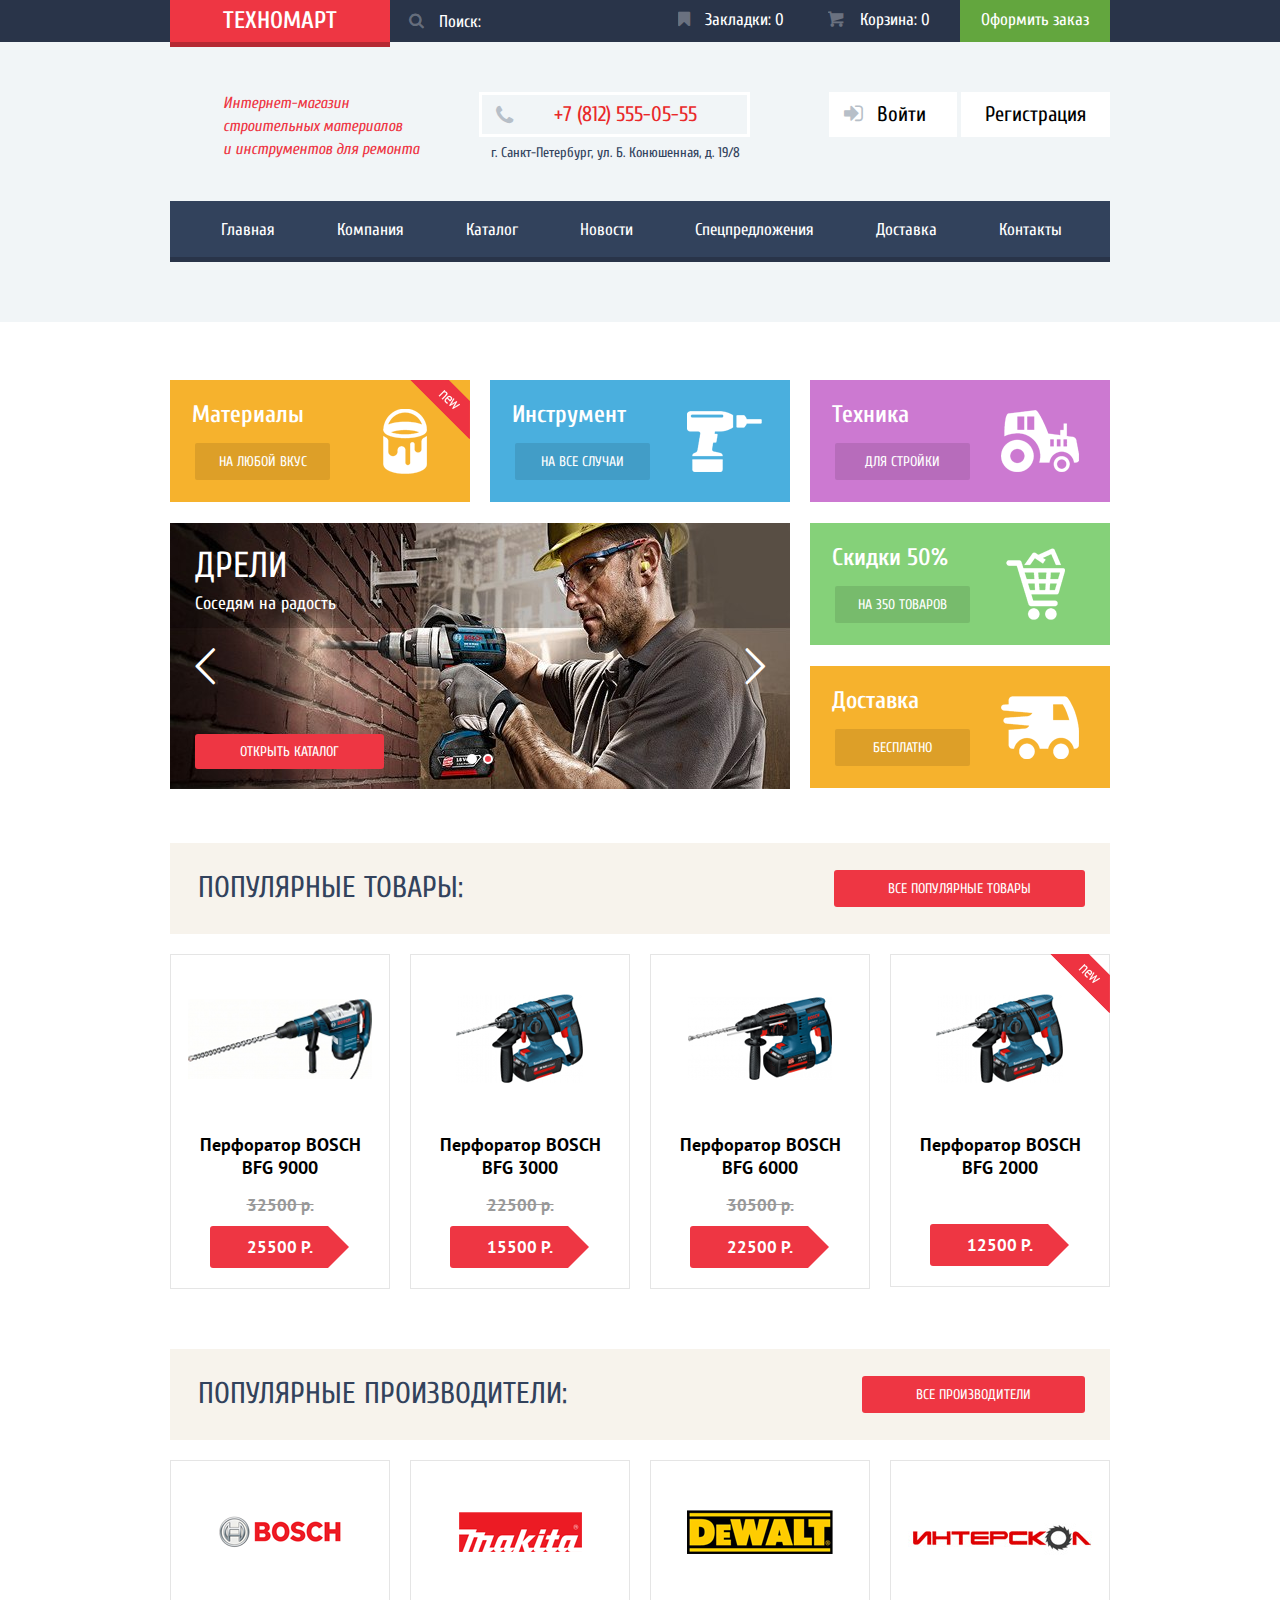
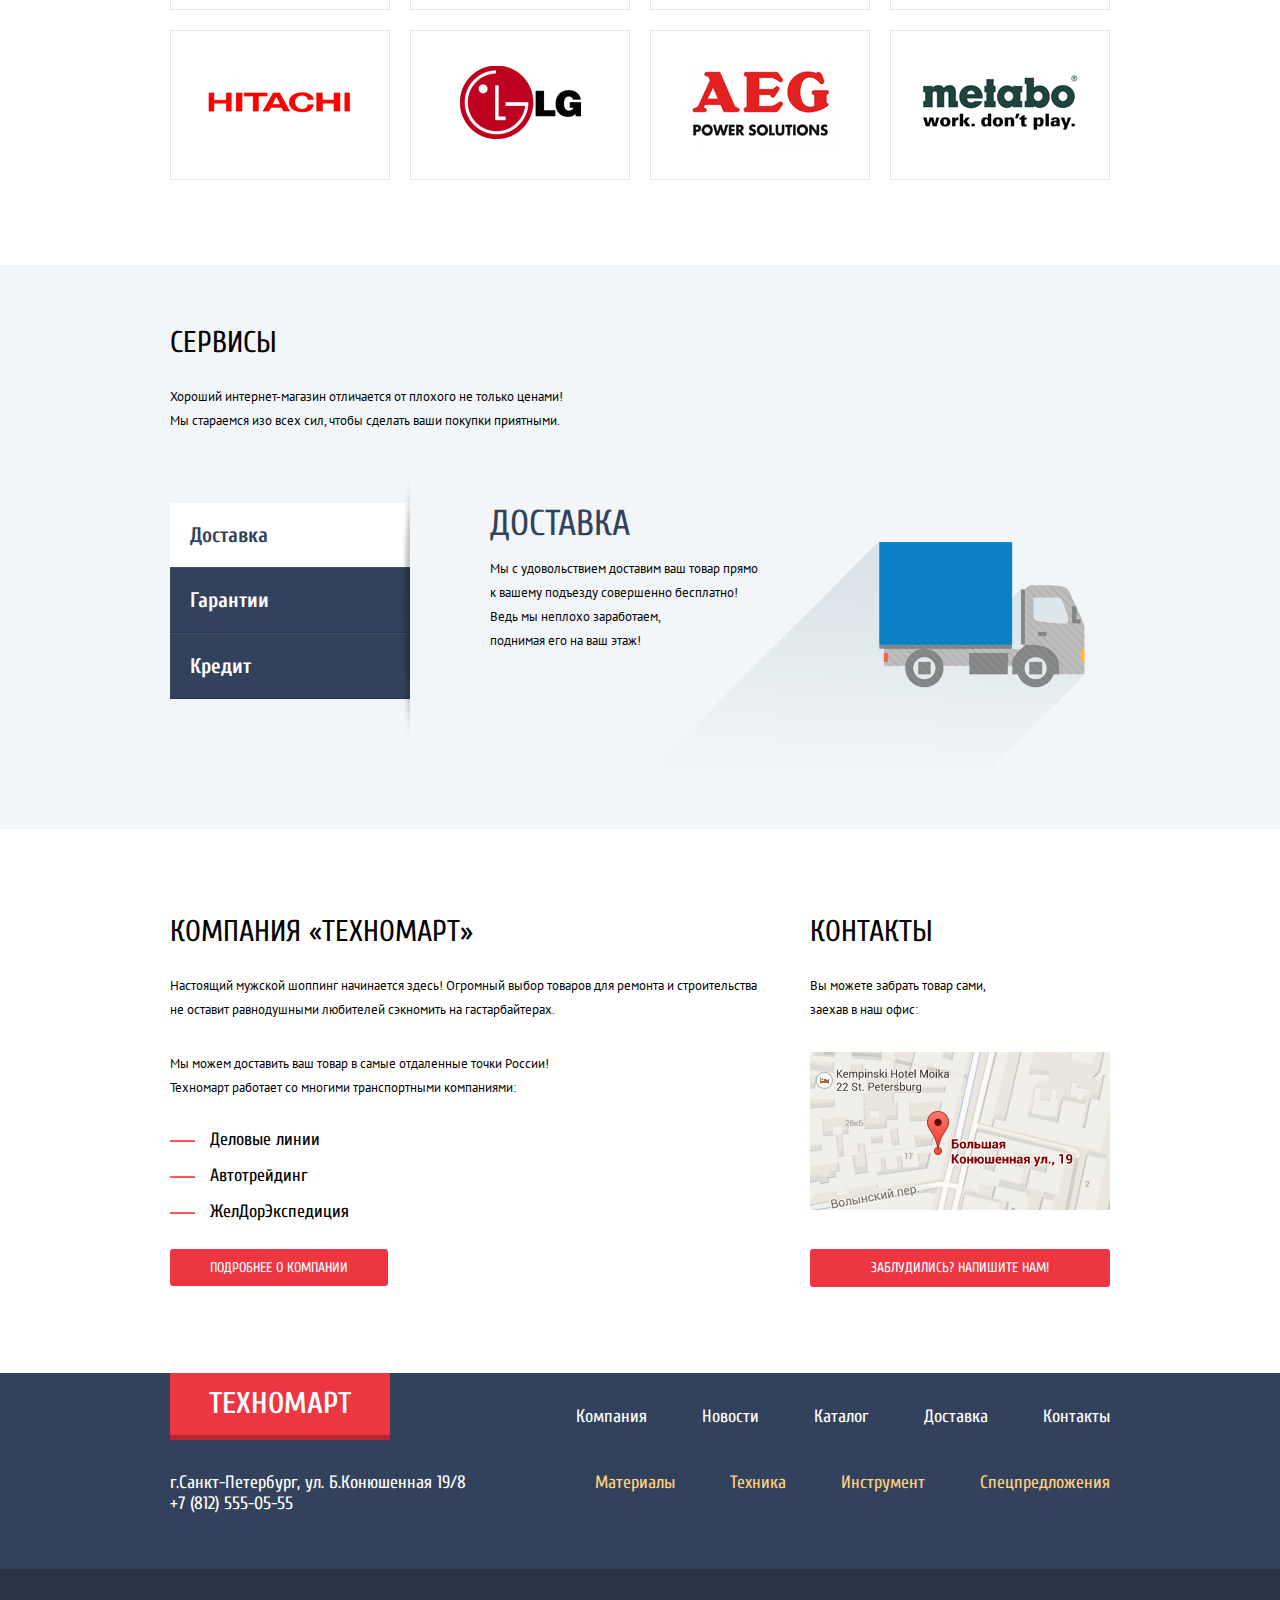
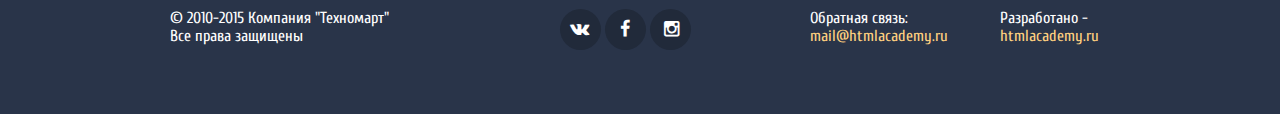
<file: index.html>
<!DOCTYPE html>
<html class="no-js">

<head>
	<meta charset="UTF-8">
	<title>Техномарт</title>
	<meta name="description" content="Интернет-магазин строительных материалов и инструментов для ремонта">
	<link rel="stylesheet" href="css/normalize.css">
	<link rel="stylesheet" href="css/style.min.css">
	<link href='http://fonts.googleapis.com/css?family=Cuprum:400,400italic,700&subset=cyrillic,latin' rel='stylesheet' type='text/css'>
	<link href='https://fonts.googleapis.com/css?family=PT+Sans:400,700&subset=latin,cyrillic' rel='stylesheet' type='text/css'>

</head>

<body>
	<header class="main-header">
		<div class="top-header">
			<div class="container-center">
				<div class="top-header-left">
					<a href="index.html" class="logo header-logo">Техномарт</a>
					<input id="search" type="search" class="header-search" placeholder="Поиск:">
					<label for="search" class="icon-search"></label>
				</div>
				<div class="top-header-right">
					<a href="#" class="top-header-bookmarks"> Закладки: <span class="top-header-count">0</span></a>
					<a href="#" class="top-header-cart"> Корзина: <span class="top-header-count">0</span></a>
					<a href="#" class="top-header-checkout">Оформить заказ</a>
				</div>
			</div>
		</div>

		<div class="container-center bottom-header">
			<div class="bottom-header-about">
				Интернет-магазин
				<br> строительных материалов
				<br> и инструментов для ремонта
			</div>
			<div class="bottom-header-contacts">
				<div class="main-header-phone">
					+7 (812) 555-05-55
				</div>
				<div class="main-header-adress">
					г. Санкт-Петербург, ул. Б. Конюшенная, д. 19/8
				</div>
			</div>
			<div class="main-header-user">
				<a href="#" class="btn-user btn-user-login">Войти</a>
				<a href="#" class="btn-user">Регистрация</a>
			</div>
		</div>
		<div class="container-center">
			<nav class="bottom-header-menu">
				<ul>
					<li><a href="index.html">Главная</a></li>
					<li><a href="#">Компания</a></li>
					<li><a href="catalog.html">Каталог</a></li>
					<li><a href="#">Новости</a></li>
					<li><a href="#">Спецпредложения</a></li>
					<li><a href="#">Доставка</a></li>
					<li><a href="#">Контакты</a></li>
				</ul>
			</nav>
		</div>
	</header>


	<section class="promo clearfix">
		<div class="container-center">
			<div class="promo-item promo-material promo-new">
				<div class="promo-title">Материалы</div>
				<a href="#" class="promo-description">На любой вкус</a>
			</div>
			<div class="promo-item promo-tool">
				<div class="promo-title">Инструмент</div>
				<a href="#" class="promo-description">На все случаи</a>
			</div>
			<div class="promo-item promo-technics">
				<div class="promo-title">Техника</div>
				<a href="#" class="promo-description">Для стройки</a>
			</div>
			<div class="slider">
				<input type="radio" id="btn-1" name="toggle">
				<input type="radio" id="btn-2" name="toggle" checked>
				<div class="slider-controls">
					<label for="btn-1"></label>
					<label for="btn-2"></label>
				</div>
				<div class="arrow-controls">
					<label for="btn-1"></label>
					<label for="btn-2"></label>
				</div>
				<ul class="slides">
					<li class="slide">
						<img src="img/slide-2.jpg" alt="Перфораторы" width="620" height="266">
						<div class="slide-title">Перфораторы</div>
						<div class="slide-text">Настроящие мужские игрушки</div>
					</li>
					<li class="slide">
						<img src="img/slide-1.jpg" alt="Дрели" width="620" height="266">
						<div class="slide-title">Дрели</div>
						<div class="slide-text">Соседям на радость</div>
					</li>
				</ul>
				<a href="catalog.html" class="red-btn slide-btn">Открыть каталог</a>

			</div>

			<div class="promo-item promo-discount">
				<div class="promo-title">Скидки 50%</div>
				<a href="#" class="promo-description">На 350 товаров</a>
			</div>
			<div class="promo-item promo-shipping">
				<div class="promo-title">Доставка</div>
				<a href="#" class="promo-description">Бесплатно</a>
			</div>
		</div>
	</section>

	<section class="popular">
		<div class="container-center">
			<div class="popular-header clearfix">
				<h2 class="popular-title">Популярные товары:</h2>
				<a href="catalog.html" class="red-btn popular-btn">Все популярные товары</a>
			</div>
			<div class="popular-view clearfix">
				<div class="popular-catalog-item">
					<div class="catalog-item-image">
						<img src="pict/bfg9000.png" width="218" height="168" alt="Перфоратор BOSCH BFG9000">
					</div>
					<div class="catalog-actions">
						<a href="#" class="catalog-buy">Купить</a>
						<a href="#" class="catalog-bookmark">В закладки</a>
					</div>
					<div class="catalog-item-brand">Перфоратор BOSCH</div>
					<div class="catalog-item-model">BFG 9000</div>
					<div class="catalog-item-old-price">32500 р.</div>
					<a href="#" class="red-btn catalog-item-price">25500 р.</a>
				</div>
				<div class="popular-catalog-item">
					<div class="catalog-item-image">
						<img src="pict/bfg3000.png" width="218" height="168" alt="Перфоратор BOSCH BFG3000">
					</div>
					<div class="catalog-actions">
						<a href="#" class="catalog-buy">Купить</a>
						<a href="#" class="catalog-bookmark">В закладки</a>
					</div>
					<div class="catalog-item-brand">Перфоратор BOSCH</div>
					<div class="catalog-item-model">BFG 3000</div>
					<div class="catalog-item-old-price">22500 р.</div>
					<a href="#" class="red-btn catalog-item-price">15500 р.</a>
				</div>
				<div class="popular-catalog-item">
					<div class="catalog-item-image">
						<img src="pict/bfg6000.png" width="218" height="168" alt="Перфоратор BOSCH BFG6000">
					</div>
					<div class="catalog-actions">
						<a href="#" class="catalog-buy">Купить</a>
						<a href="#" class="catalog-bookmark">В закладки</a>
					</div>
					<div class="catalog-item-brand">Перфоратор BOSCH</div>
					<div class="catalog-item-model">BFG 6000</div>
					<div class="catalog-item-old-price">30500 р.</div>
					<a href="#" class="red-btn catalog-item-price">22500 р.</a>
				</div>
				<div class="popular-catalog-item new">
					<div class="catalog-item-image">
						<img src="pict/bfg2000.png" width="218" height="168" alt="Перфоратор BOSCH BFG2000">
					</div>
					<div class="catalog-actions">
						<a href="#" class="catalog-buy">Купить</a>
						<a href="#" class="catalog-bookmark">В закладки</a>
					</div>
					<div class="catalog-item-brand">Перфоратор BOSCH</div>
					<div class="catalog-item-model">BFG 2000</div>
					<div class="catalog-item-old-price"></div>
					<a href="#" class="red-btn catalog-item-price">12500 р.</a>
				</div>
			</div>
		</div>
	</section>

	<section class="popular">
		<div class="container-center">
			<div class="popular-header clearfix">
				<h2 class="popular-title">Популярные производители:</h2>
				<a href="#" class="red-btn popular-btn">Все производители</a>
			</div>
			<div class="popular-view clearfix">
				<a href="#" class="popular-brands-item">
					<img src="pict/bosch.png" width="126" height="143" alt="Bosch">
				</a>
				<a href="#" class="popular-brands-item">
					<img src="pict/makita.png" width="123" height="143" alt="Makita">
				</a>
				<a href="#" class="popular-brands-item">
					<img src="pict/dewalt.png" width="146" height="143" alt="DeWalt">
				</a>
				<a href="#" class="popular-brands-item">
					<img src="pict/interscope.png" width="200" height="143" alt="Интерскол">
				</a>
				<a href="#" class="popular-brands-item">
					<img src="pict/hitachi.png" width="169" height="143" alt="Hitachi">
				</a>
				<a href="#" class="popular-brands-item">
					<img src="pict/lg.png" width="121" height="143" alt="LG">
				</a>
				<a href="#" class="popular-brands-item">
					<img src="pict/aeg.png" width="151" height="143" alt="AEG">
				</a>
				<a href="#" class="popular-brands-item">
					<img src="pict/metabo.png" width="204" height="143" alt="Metabo">
				</a>
			</div>
		</div>
	</section>


	<section class="service">
		<div class="container-center">
			<h2 class="service-title">Сервисы</h2>
			<p class="service-description">Хороший интернет-магазин отличается от плохого не только ценами!
				<br>Мы стараемся изо всех сил, чтобы сделать ваши покупки приятными.</p>
			<ul class="service-menu">
				<li id="shipping" class="service-menu-active">Доставка</li>
				<li id="guarantee">Гарантии</li>
				<li id="credit">Кредит</li>
			</ul>
			<div class="service-menu-info shipping show-service-menu-info">
				<div class="service-menu-title">Доставка</div>
				<div class="service-description">
					<p>Мы с удовольствием доставим ваш товар прямо
						<br>к вашему подъезду совершенно бесплатно!
						<br>Ведь мы неплохо заработаем,
						<br>поднимая его на ваш этаж!</p>
				</div>
			</div>
			<div class="service-menu-info guarantee">
				<div class="service-menu-title">Гарантия</div>
				<div class="service-description">
					<p>Если купленный у нас товар поломается или заискрит,
						<br> а также в случае пожара, спровоцированного его возгаранием,
						<br> вы всегда можете быть уверены в нашей гарантии. Мы обменяем
						<br> сгоревший товар на новый.
						<br> Дом уж восстановите как-нибудь сами.</p>
				</div>
			</div>
			<div class="service-menu-info credit">
				<div class="service-menu-title">Кредит</div>
				<div class="service-description">
					<p>Залезть в долговую яму стало проще!</p>
					<p>Кредитные консультанты придут вам на помощь.</p>
					<a href="#" class="red-btn credit-btn">Отправить заявку</a>
				</div>
			</div>
		</div>
	</section>

	<section class="information">
		<div class="container-center clearfix">
			<div class="information-company">
				<h2 class="information-title">Компания «Техномарт»</h2>
				<p class="information-description">
					Настоящий мужской шоппинг начинается здесь! Огромный выбор товаров для ремонта и строительства не оставит равнодушными любителей сэкномить на гастарбайтерах.</p>
				<p class="information-description">Мы можем доставить ваш товар в самые отдаленные точки России!
					<br>Техномарт работает со многими транспортными компаниями:</p>
				<ul class="information-shipping">
					<li>Деловые линии</li>
					<li>Автотрейдинг</li>
					<li>ЖелДорЭкспедиция</li>
				</ul>
				<a href="#" class="red-btn information-btn ">Подробнее о компании</a>
			</div>
			<div class="information-contacts">
				<h2 class="information-title">Контакты</h2>
				<p class="information-description">Вы можете забрать товар сами,
					<br>заехав в наш офис:</p>
				<a href="map.html" class="contacts-map open-map"><img src="img/map.png" width="300" height="158" alt="Карта"></a>
				<a href="contact.html" id="write-us" class="red-btn contacts-btn">Заблудились? Напишите нам!</a>
			</div>
		</div>
	</section>

	<footer>
		<div class="main-footer">
			<div class="container-center">
				<div class="footer-left-column">
					<div class="logo footer-logo">
						Техномарт
					</div>
					<div class="footer-contacts">
						г.Санкт-Петербург, ул. Б.Конюшенная 19/8
						<br> +7 (812) 555-05-55
					</div>
				</div>
				<div class="footer-right-column">
					<ul class="footer-menu">
						<li><a href="#">Компания</a>
						</li>
						<li><a href="#">Новости</a>
						</li>
						<li><a href="#">Каталог</a>
						</li>
						<li><a href="#">Доставка</a>
						</li>
						<li><a href="#">Контакты</a>
						</li>
					</ul>
					<ul class="footer-links">
						<li><a href="#">Материалы</a>
						</li>
						<li><a href="#">Техника</a>
						</li>
						<li><a href="#">Инструмент</a>
						</li>
						<li><a href="#">Спецпредложения</a>
						</li>
					</ul>
				</div>
			</div>
		</div>
		<div class="bottom-footer">
			<div class="container-center">
				<div class="bottom-footer-copyright">© 2010-2015 Компания "Техномарт"
					<br>Все права защищены
				</div>
				<div class="bottom-footer-social">
					<a href="http://vk.com" class="social-btn vk"></a>
					<a href="http://facebook.com" class="social-btn facebook"></a>
					<a href="http://instagramm.com" class="social-btn instagramm"></a>
				</div>
				<div class="bottom-footer-mail">Обратная связь:
					<br><a href="mailto:mail@htmlacademy.ru">mail@htmlacademy.ru</a>
				</div>
				<div class="bottom-footer-creator">Разработано -
					<br><a href="www.htmlacademy.ru">htmlacademy.ru</a>
				</div>
			</div>
		</div>
	</footer>

	<div class="contact-form">
		<div class="contact-form-close">Закрыть</div>
		<form class="form" action="/echo" method="post">
			<div class="contact-form-us">
				<label> Ваше имя:
					<input type="text" name="name" placeholder="Пожалуйста, представьтесь" required autofocus>
				</label>
				<label> Ваш email:
					<input type="email" name="mail" placeholder="Для отправки ответа" required>
				</label>
				<label>Текст письма:
					<textarea placeholder="В свободной форме" rows="5"></textarea>
				</label>
			</div>
		</form>
		<div class="form-btn">
			<input type="submit" class="red-btn" value="Отправить">
			<input type="reset" class="red-btn" value="Отмена">
		</div>
	</div>

	<div class="modal-content-map">
		<button class="modal-content-close" title="Закрыть">Закрыть</button>
		<div id="yandex-map"></div>
	</div>
	<script src="js/jquery.min.js"></script>
	<script src="js/script.min.js"></script>
	<script>
      var html = document.documentElement;
      html.className = html.className.replace("no-js","js");
    </script>
	<script src="https://api-maps.yandex.ru/services/constructor/1.0/js/?sid=9t3r1AG0uqdpWCWieGNX7aAkHbIktYB5&width=766&height=500&id=yandex-map"></script>

</body>

</html>
</file>
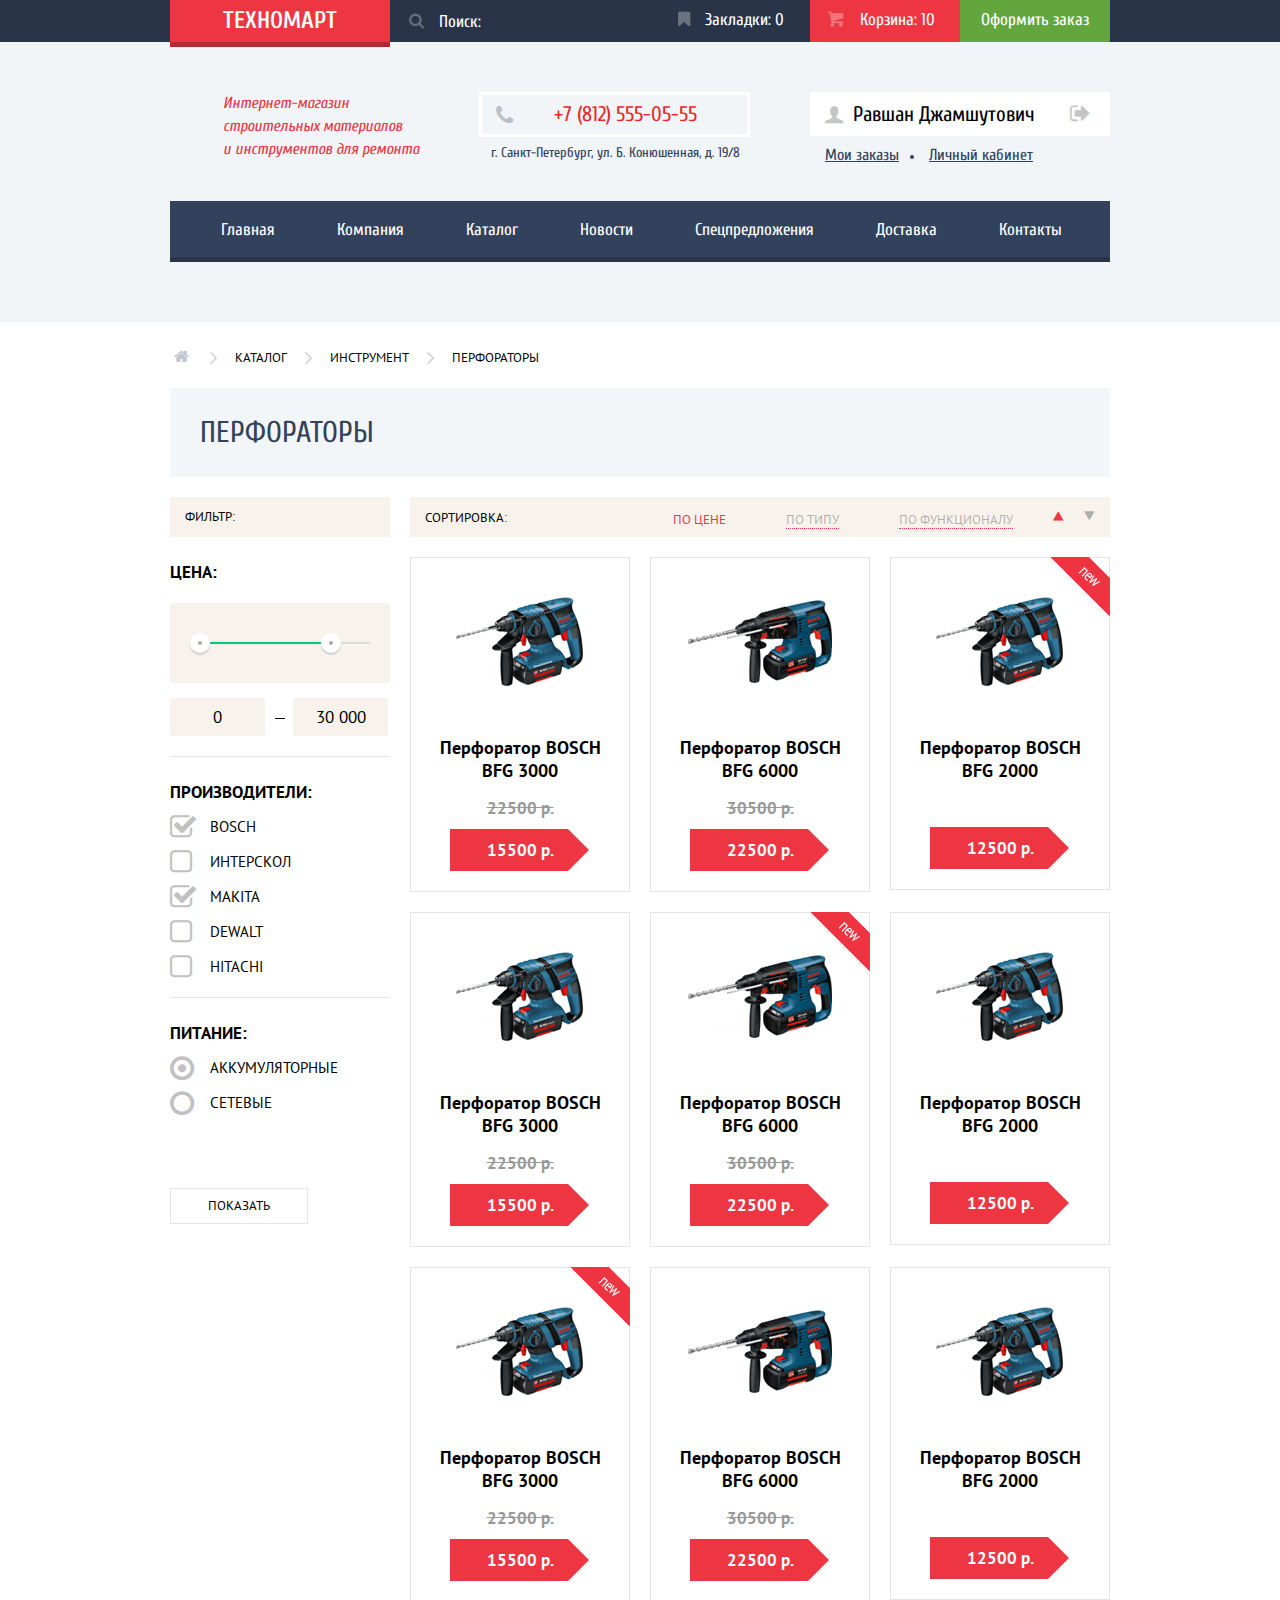
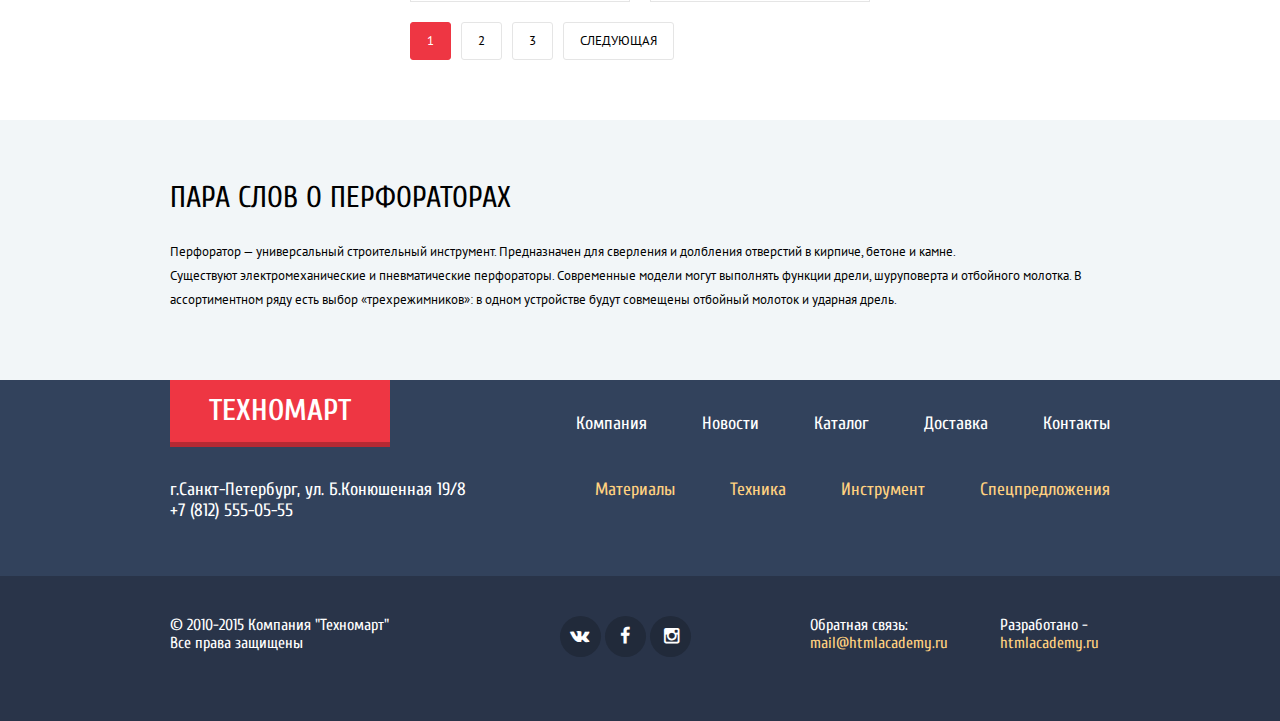
<file: catalog.html>
<!DOCTYPE html>
<html>

<head>
	<meta charset="UTF-8">
	<title>Техномарт</title>
	<meta name="description" content="Интернет-магазин строительных материалов и инструментов для ремонта">
	<link rel="stylesheet" href="css/normalize.css">
	<link rel="stylesheet" href="css/style.min.css">
	<link href='http://fonts.googleapis.com/css?family=Cuprum:400,400italic,700&subset=cyrillic,latin' rel='stylesheet' type='text/css'>
	<link href='https://fonts.googleapis.com/css?family=PT+Sans:400,700&subset=latin,cyrillic' rel='stylesheet' type='text/css'>
	
</head>

<body>
	<header class="main-header">
		<div class="top-header">
			<div class="container-center">
				<div class="top-header-left clearfix">
					<a href="index.html" class="logo header-logo">Техномарт</a>
						<input id="search" type="search" class="header-search" placeholder="Поиск:">
						<label for="search" class="icon-search"></label>
				</div>
				<div class="top-header-right">
					<a href="#" class="top-header-bookmarks"> Закладки: <span class="top-header-count">0</span></a>
					<a href="#" class="top-header-cart cart-count"> Корзина: <span class="top-header-count">10</span></a>
					<a href="#" class="top-header-checkout">Оформить заказ</a>
				</div>
			</div>
		</div>

		<div class="container-center bottom-header">
			<div class="bottom-header-about">
				Интернет-магазин
				<br> строительных материалов
				<br> и инструментов для ремонта
			</div>
			<div class="bottom-header-contacts">
				<div class="main-header-phone">
					+7 (812) 555-05-55
				</div>
				<div class="main-header-adress">
					г. Санкт-Петербург, ул. Б. Конюшенная, д. 19/8
				</div>
			</div>
			<div class="main-header-user user-login">
					<div class="user">
						Равшан Джамшутович
						<a href="#" class="logout"></a>
					</div>
					<div class="user-menu">
					<a href="#" class="user-menu-item">Мои заказы</a>
					<a href="#" class="user-menu-item">Личный кабинет</a>
					</div>
				</div>
		</div>
		<div class="container-center">
			<nav class="bottom-header-menu">
				<ul>
					<li><a href="index.html">Главная</a></li>
					<li><a href="#">Компания</a></li>
					<li><a href="catalog.html">Каталог</a></li>
					<li><a href="#">Новости</a></li>
					<li><a href="#">Спецпредложения</a></li>
					<li><a href="#">Доставка</a></li>
					<li><a href="#">Контакты</a></li>
				</ul>
			</nav>
		</div>
	</header>

	<div class="container-center">
		<section class="catalog-page clearfix">
			<ul class="breadcrumbs">
				<li>
					<a href="index.html" class="icon-home"></a>
				</li>
				<li><a href="#">Каталог</a></li>
				<li><a href="#">Инструмент</a></li>
				<li>Перфораторы</li>
			</ul>
			<h1 class="catalog-title">Перфораторы</h1>
			<div class="filter">
				<div class="filter-title">Фильтр:</div>
				<div class="filter-block">
					<div class="filter-block-title">Цена:</div>
					<div class="filter-range">
						<div class="range-controls">
							<div class="scale">
							<div class="bar"></div>
								<div class="toggle min-toggle"></div>
								<div class="toggle max-toggle"></div>
							</div>
						</div>
						<div class="price-controls">
						<label class="min-price">
							<input name="min-price" type="text" value="0"></label>
							<div class="dash"></div>
						<label class="max-price">
							<input name="max-price" type="text" value="30 000"></label>
						</div>
					</div>
				</div>
				<hr>
				<div class="filter-block">
					<div class="filter-block-title">Производители:</div>
					<p>
						<input id="bosch" type="checkbox" checked>
						<label for="bosch">Bosch</label>
					</p>

					<p>
						<input id="interscol" type="checkbox">
						<label for="interscol">Интерскол</label>
					</p>

					<p>
						<input id="makita" type="checkbox" checked>
						<label for="makita">Makita</label>
					</p>

					<p>
						<input id="dewalt" type="checkbox">
						<label for="dewalt">Dewalt</label>
					</p>

					<p>
						<input id="hitachi" type="checkbox">
						<label for="hitachi">Hitachi</label>
					</p>
				</div>
				<hr>
				<div class="filter-block">
					<div class="filter-block-title">Питание:</div>
					<p>
						<input name="power" id="battery" type="radio" value="battery" checked>
						<label for="battery">Аккумуляторные</label>
					</p>

					<p>
						<input name="power" id="electric" type="radio" value="electric">
						<label for="electric">Сетевые</label>
					</p>
				</div>
				<a href="#" class="filter-btn">Показать</a>
			</div>
			<div class="catalog-items">
				<div class="catalog-sort clearfix">
					<div class="catalog-sort-title">Сортировка:</div>
					<div class="catalog-sort-type">
						<a class="active">По цене</a>
						<a href="#">По типу</a>
						<a href="#">По функционалу</a>
						<span class="dir">
						<a href="#" class="active up-dir"></a>
							<a class="dir down-dir"></a></span>
					</div>
				</div>
				<div class="catalog-item-list clearfix">
					<div class="catalog-item">
						<div class="catalog-item-image">
							<img src="pict/bfg3000.png" width="218" height="168" alt="Перфоратор BOSCH BFG3000">
						</div>
						<div class="catalog-actions">
							<a href="#" class="catalog-buy">Купить</a>
							<a href="#" class="catalog-bookmark">В закладки</a>
						</div>
						<div class="catalog-item-brand">Перфоратор BOSCH</div>
						<div class="catalog-item-model">BFG 3000</div>
						<div class="catalog-item-old-price">22500 р.</div>
						<div class="catalog-item-price">15500 р.</div>
					</div>
					<div class="catalog-item">
					<div class="catalog-item-image">
						<img src="pict/bfg6000.png" width="218" height="168" alt="Перфоратор BOSCH BFG6000">
					</div>
						<div class="catalog-actions">
							<a href="#" class="catalog-buy">Купить</a>
							<a href="#" class="catalog-bookmark">В закладки</a>
						</div>
						<div class="catalog-item-brand">Перфоратор BOSCH</div>
						<div class="catalog-item-model">BFG 6000</div>
						<div class="catalog-item-old-price">30500 р.</div>
						<div class="catalog-item-price">22500 р.</div>
					</div>
					<div class="catalog-item new">
						<div class="catalog-item-image">
							<img src="pict/bfg2000.png" width="218" height="168" alt="Перфоратор BOSCH BFG2000">
						</div>
						<div class="catalog-actions">
							<a href="#" class="catalog-buy">Купить</a>
							<a href="#" class="catalog-bookmark">В закладки</a>
						</div>
						<div class="catalog-item-brand">Перфоратор BOSCH</div>
						<div class="catalog-item-model">BFG 2000</div>
						<div class="catalog-item-old-price"></div>
						<div class="catalog-item-price">12500 р.</div>
					</div>
					<div class="catalog-item">
						<div class="catalog-item-image">
							<img src="pict/bfg3000.png" width="218" height="168" alt="Перфоратор BOSCH BFG3000">
						</div>
						<div class="catalog-actions">
							<a href="#" class="catalog-buy">Купить</a>
							<a href="#" class="catalog-bookmark">В закладки</a>
						</div>
						<div class="catalog-item-brand">Перфоратор BOSCH</div>
						<div class="catalog-item-model">BFG 3000</div>
						<div class="catalog-item-old-price">22500 р.</div>
						<div class="catalog-item-price">15500 р.</div>
					</div>
					<div class="catalog-item new">
						<div class="catalog-item-image">
							<img src="pict/bfg6000.png" width="218" height="168" alt="Перфоратор BOSCH BFG6000">
						</div>
						<div class="catalog-actions">
							<a href="#" class="catalog-buy">Купить</a>
							<a href="#" class="catalog-bookmark">В закладки</a>
						</div>
						<div class="catalog-item-brand">Перфоратор BOSCH</div>
						<div class="catalog-item-model">BFG 6000</div>
						<div class="catalog-item-old-price">30500 р.</div>
						<div class="catalog-item-price">22500 р.</div>
					</div>
					<div class="catalog-item">
						<div class="catalog-item-image">
							<img src="pict/bfg2000.png" width="218" height="168" alt="Перфоратор BOSCH BFG2000">
						</div>
						<div class="catalog-actions">
							<a href="#" class="catalog-buy">Купить</a>
							<a href="#" class="catalog-bookmark">В закладки</a>
						</div>
						<div class="catalog-item-brand">Перфоратор BOSCH</div>
						<div class="catalog-item-model">BFG 2000</div>
						<div class="catalog-item-old-price"></div>
						<div class="catalog-item-price">12500 р.</div>
					</div>
					<div class="catalog-item new">
						<div class="catalog-item-image">
							<img src="pict/bfg3000.png" width="218" height="168" alt="Перфоратор BOSCH BFG3000">
						</div>
						<div class="catalog-actions">
							<a href="#" class="catalog-buy">Купить</a>
							<a href="#" class="catalog-bookmark">В закладки</a>
						</div>
						<div class="catalog-item-brand">Перфоратор BOSCH</div>
						<div class="catalog-item-model">BFG 3000</div>
						<div class="catalog-item-old-price">22500 р.</div>
						<div class="catalog-item-price">15500 р.</div>
					</div>
					<div class="catalog-item">
						<div class="catalog-item-image">
							<img src="pict/bfg6000.png" width="218" height="168" alt="Перфоратор BOSCH BFG6000">
						</div>
						<div class="catalog-actions">
							<a href="#" class="catalog-buy">Купить</a>
							<a href="#" class="catalog-bookmark">В закладки</a>
						</div>
						<div class="catalog-item-brand">Перфоратор BOSCH</div>
						<div class="catalog-item-model">BFG 6000</div>
						<div class="catalog-item-old-price">30500 р.</div>
						<div class="catalog-item-price">22500 р.</div>
					</div>
					<div class="catalog-item">
						<div class="catalog-item-image">
							<img src="pict/bfg2000.png" width="218" height="168" alt="Перфоратор BOSCH BFG2000">
						</div>
						<div class="catalog-actions">
							<a href="#" class="catalog-buy">Купить</a>
							<a href="#" class="catalog-bookmark">В закладки</a>
						</div>
						<div class="catalog-item-brand">Перфоратор BOSCH</div>
						<div class="catalog-item-model">BFG 2000</div>
						<div class="catalog-item-old-price"></div>
						<div class="catalog-item-price">12500 р.</div>
					</div>
				</div>
				<div class="pagination">
					<a href="#" class="active">1</a>
					<a href="#">2</a>
					<a href="#">3</a>
					<a href="#">Следующая</a>
				</div>
			</div>
		</section>
	</div>

	<section class="about-category">
		<div class="container-center">
			<h2 class="about-title">Пара слов о перфораторах</h2>
			<p>Перфоратор — универсальный строительный инструмент. Предназначен для сверления и долбления отверстий в кирпиче, бетоне и камне.
				<br> Существуют электромеханические и пневматические перфораторы. Современные модели могут выполнять функции дрели, шуруповерта и отбойного молотка. В ассортиментном ряду есть выбор «трехрежимников»: в одном устройстве будут совмещены отбойный молоток и ударная дрель.</p>
		</div>
	</section>

	<footer>
		<div class="main-footer">
			<div class="container-center">
				<div class="footer-left-column">
					<div class="logo footer-logo">
						Техномарт
					</div>
					<div class="footer-contacts">
						г.Санкт-Петербург, ул. Б.Конюшенная 19/8
						<br> +7 (812) 555-05-55
					</div>
				</div>
				<div class="footer-right-column">
					<ul class="footer-menu">
						<li><a href="#">Компания</a>
						</li>
						<li><a href="#">Новости</a>
						</li>
						<li><a href="#">Каталог</a>
						</li>
						<li><a href="#">Доставка</a>
						</li>
						<li><a href="#">Контакты</a>
						</li>
					</ul>
					<ul class="footer-links">
						<li><a href="#">Материалы</a>
						</li>
						<li><a href="#">Техника</a>
						</li>
						<li><a href="#">Инструмент</a>
						</li>
						<li><a href="#">Спецпредложения</a>
						</li>
					</ul>
				</div>
			</div>
		</div>
		<div class="bottom-footer">
			<div class="container-center">
				<div class="bottom-footer-copyright">© 2010-2015 Компания "Техномарт"
					<br>Все права защищены
				</div>
				<div class="bottom-footer-social">
					<a href="http://vk.com" class="social-btn vk"></a>
					<a href="http://facebook.com" class="social-btn facebook"></a>
					<a href="http://instagramm.com" class="social-btn instagramm"></a>
				</div>
				<div class="bottom-footer-mail">Обратная связь:
					<br><a href="mailto:mail@htmlacademy.ru">mail@htmlacademy.ru</a>
				</div>
				<div class="bottom-footer-creator">Разработано -
					<br><a href="www.htmlacademy.ru">htmlacademy.ru</a>
				</div>
			</div>
		</div>
	</footer>
	<script src="js/jquery.min.js"></script>
	<script src="js/script.min.js"></script>
</body>

</html>
</file>
<file: css/style.min.css>
@charset "UTF-8";.btn-user,.red-btn,a{text-decoration:none}.logo,.popular-title,.promo-description,.red-btn,.slide-title{text-transform:uppercase}.bottom-header,.range-controls,.slide{overflow:hidden}.service-menu,li{list-style:none}body{font-family:Cuprum,Arial,sans-serif;font-size:17px;padding:0;margin:0;min-width:960px}.container-center{width:940px;margin:0 auto;padding:0 10px}.clearfix:after,.container-center:after{content:'';display:table;clear:both}.red-btn{background-color:#ee3643;font-size:14px;color:#fff;border-radius:3px}.main-header{background:#f1f5f7;margin-bottom:24px}.top-header{height:42px;margin-bottom:0;background-color:#293449}.top-header-left{position:relative;float:left;width:490px;font-size:0}.top-header-right{float:right;width:450px;font-size:0;text-align:right}.logo{display:inline-block;width:220px;height:42px;font-size:24px;text-align:center;line-height:42px;font-weight:600;background-color:#ee3643;border-bottom:5px solid #b52933;color:#fff}.logo:hover{background-color:#ca2c37;border-bottom:5px solid #9a212a;color:#fff}.logo:active{background-color:#ba2732;border-bottom:5px solid #8e1e26}.top-header-search{display:inline-block;position:relative}.header-search{position:absolute;width:230px;height:42px;padding:0 0 0 49px;font-family:Cuprum,Arial,sans-serif;font-size:17px;background:#293449;border:0;outline:0}.header-search::-webkit-input-placeholder{color:#fff}.header-search:-moz-placeholder{color:#fff}.header-search+label:before{position:absolute;display:inline-block;left:235px;top:12px;font-size:16px;line-height:17px;color:rgba(255,255,255,.3)}.header-search:focus,.header-search:focus:hover{border:0;outline:0;background:#fff;color:#000}.header-search:focus+label:before,.header-search:hover+label:before{color:rgba(255,255,255,1)}.header-search:focus+label:before,.header-search:focus:hover+label:before{color:#ee3643}.top-header-bookmarks,.top-header-cart{display:inline-block;width:150px;color:#fff;font-size:17px;line-height:40px;height:42px;text-align:left}.top-header-bookmarks:before,.top-header-cart:before{font-family:symbols-technomart;font-size:17px;padding-left:18px;line-height:18px;opacity:.3}.top-header-bookmarks:before{content:'\1f516';padding-right:11px}.top-header-cart:before{content:'\62';padding-right:13px}.top-header-bookmarks:hover:before,.top-header-cart:hover:before{opacity:1}.top-header-bookmarks:active,.top-header-cart:active{background:#161d29;color:rgba(255,255,255,.6)}.top-header-bookmarks:active:before,.top-header-cart:active:before{opacity:.5}.user-menu-item:active,.user:active{opacity:.3}.header-search:hover,.top-header-bookmarks:hover,.top-header-cart:hover{background:#212a3a}.cart-count{background:#ee3643}.top-header-checkout{display:inline-block;width:150px;background:#63a63e;color:#fff;font-size:17px;line-height:40px;height:42px;text-align:center}.top-header-checkout:hover{background:#5fbb2d}.top-header-checkout:active{background:#518534;color:rgba(255,255,255,.51)}.bottom-header-about{float:left;width:246px;margin:45px 10px 40px 53px;color:#ee3643;font-size:16px;line-height:23px;font-style:italic}.bottom-header-contacts{float:left;width:273px;margin-top:45px}.main-header-user{float:right;width:285px;margin-top:45px;text-align:right}.user-login{width:300px}.main-header-phone{position:relative;width:193px;border:3px solid #fff;font-size:21px;line-height:39px;color:#e9292a;text-align:left;padding-left:72px;margin-bottom:7px}.main-header-adress{font-size:14px;color:#32425c;text-align:center}.icon-phone,.user,.user-menu{text-align:left}.main-header-phone:before{content:'\1f4de';position:absolute;left:14px;top:11px;font-family:symbols-technomart;font-size:22px;line-height:18px;color:#b7bfc8}.btn-user,.user-menu-item{position:relative;display:inline-block}.icon-phone{font-size:22px;color:#b7bfc8}.btn-user{padding:0 24px;background-color:#fff;color:#000;font-size:21px;line-height:45px}.btn-user:hover{color:#ee3643}.btn-user:active{color:rgba(0,0,0,.3)}.btn-user-login{margin:0;padding:0 31px 0 0}.btn-user-login:before{content:'\2386';padding-left:15px;padding-right:14px;font-family:symbols-technomart;font-size:22px;line-height:18px;color:#b7bfc8}.btn-user-login:hover:before{color:#32425c}.btn-user-login:active:before{color:#b7bfc8}.user a:before,.user:before{font-family:symbols-technomart;line-height:18px;color:#c5c5c5}.user{width:300px;background:#fff;padding:10px 0;font-size:21px}.user:before{content:'\1f468';padding-left:15px;padding-right:5px;font-size:18px}.user a:before{content:'\241b';padding-left:30px;font-size:22px}.user a:hover:before,.user:hover:before{color:#32425c}.user a:active:before,.user:active:before{color:#c5c5c5}.user-menu{font-size:0}.user-menu-item{padding:10px 15px;font-size:16px;text-decoration:underline;color:#32425c}.user-menu-item:first-of-type:after{position:absolute;content:"";width:4px;height:4px;top:50%;right:0;background:#32425c;border-radius:50%}.user-menu-item:hover{color:#ee3839}.user-menu-item:active:after{opacity:1}.bottom-header-menu ul{display:block;list-style:none;padding:0;margin:0 0 60px;min-height:55px;background:#32425c;border-bottom:5px solid #293449;font-size:0;text-align:center}.bottom-header-menu li{display:inline-block;line-height:55px;vertical-align:middle;font-size:17px}.bottom-header-menu a{display:block;padding:1px 30px 0 32px;text-decoration:none;color:#fff}.bottom-header-menu li:hover{background:#293449}.bottom-header-menu li:active{background:#1d2739}.bottom-header-menu li:active a{opacity:.5}.promo{font-size:0;color:#fff;margin-bottom:35px;margin-top:58px}.promo-item{display:inline-block;position:relative;margin-bottom:20px;width:300px;height:122px}.promo-title{font-size:24px;font-weight:600;padding:21px 22px}.promo-description{display:inline-block;width:135px;height:37px;text-align:center;position:absolute;bottom:22px;left:25px;font-size:14px;line-height:38px;color:#fff;background:rgba(0,0,0,.1);border-radius:2px}.arrow-controls label:nth-child(1):before,.arrow-controls label:nth-child(2):before{cursor:pointer;font-family:symbols-technomart;font-size:42px;color:#fff}.promo-description:hover{background:rgba(0,0,0,.2)}.promo-description:active{background:rgba(0,0,0,.3)}.promo-material{background:url(../img/promo-material.png) 213px center no-repeat #f6b22d;margin-right:20px}.promo-tool{background:url(../img/promo-tools.png) 197px center no-repeat #4aafde;margin-right:20px}.promo-technics{background:url(../img/promo-tech.png) 191px center no-repeat #cc79d1;margin-bottom:21px}.promo-discount{background:url(../img/promo-sale.png) 196px center no-repeat #85d179;margin-left:20px;margin-bottom:21px}.promo-shipping{background:url(../img/promo-shipping.png) 191px center no-repeat #f6b22d;margin-left:20px}.slider{position:relative;width:620px;height:266px;float:left;background:#b5b5b5}.slider input[type=radio]{position:absolute;opacity:0}.slider-controls{position:absolute;bottom:25px;left:50%;width:200px;height:10px;margin-left:-100px;text-align:center;z-index:100}.slider-controls label{display:inline-block;width:6px;height:6px;margin:0 3px;background:#fff;border:2px solid #fff;border-radius:50%;cursor:pointer}#btn-1:checked~.slider-controls label[for=btn-1],#btn-2:checked~.slider-controls label[for=btn-2]{background:#ef414d}.arrow-controls{position:absolute;top:45%;width:620px;height:42px;text-align:center;z-index:100}.slide,.slide-title{position:absolute;top:0}.arrow-controls label:nth-child(1):before{position:absolute;left:25px;content:'\3c'}.arrow-controls label:nth-child(2):before{position:absolute;right:25px;content:'\3e'}.slide{left:0;width:100%;height:100%;display:none}.slide-title{left:0;font-size:36px;line-height:40px;padding:23px 0 0 25px}.slide-text{position:absolute;top:70px;left:0;font-size:18px;padding-left:25px}.slide-btn{position:absolute;bottom:20px;margin-left:25px;padding:10px 45px;line-height:15px}.slide:nth-child(1),.slide:nth-child(2){width:620px;height:266px}#btn-1:checked~.slides .slide:nth-child(1),#btn-2:checked~.slides .slide:nth-child(2){display:block}.popular-header{background-color:#f7f3ec;padding:27px 28px;margin-bottom:20px}.popular-title{float:left;width:600px;font-size:30px;color:#32425c;font-weight:400;margin:0;padding:0}.popular-btn{float:right;margin-right:-3px;padding:10px 54px}.popular-view{font-size:0;margin-bottom:40px}.catalog-items{float:right;width:700px;font-size:0}.catalog-item,.popular-brands-item,.popular-catalog-item{position:relative;display:inline-block;width:218px;font-size:18px;font-weight:600;min-height:143px;text-align:center;vertical-align:top;border:1px solid #e5e5e5;background:#fff;margin-right:20px;margin-bottom:20px;font-family:"PT Sans",Arial,sans-serif}.popular-brands-item:hover{-webkit-box-shadow:0 10px 25px 0 rgba(41,52,73,.5);-moz-box-shadow:0 10px 25px 0 rgba(41,52,73,.5);box-shadow:0 10px 25px 0 rgba(41,52,73,.5)}.popular-brands-item:active{-webkit-box-shadow:0 4px 10px 0 rgba(41,52,73,.5);-moz-box-shadow:0 4px 10px 0 rgba(41,52,73,.5);box-shadow:0 4px 10px 0 rgba(41,52,73,.5);opacity:.3}.catalog-item:nth-child(3n+3),.popular-brands-item:nth-child(4n),.popular-catalog-item:nth-child(4n){margin-right:0}.catalog-item:hover,.popular-catalog-item:hover{-webkit-box-shadow:0 10px 25px 0 rgba(41,52,73,.5);-moz-box-shadow:0 10px 25px 0 rgba(41,52,73,.5);box-shadow:0 10px 25px 0 rgba(41,52,73,.5)}.catalog-item-image{width:218px;height:168px;margin-bottom:10px;text-align:center;overflow:hidden}.catalog-item-image img{width:100%}.catalog-item-brand,.catalog-item-model{font-size:18px;font-weight:700;padding:0 25px}.catalog-item-model{margin-bottom:15px}.catalog-item-old-price{font-size:17px;min-height:20px;font-weight:700;margin:10px 0;color:#999;text-decoration:line-through}.catalog-item-price{position:relative;display:block;font-size:17px;width:80px;margin:0 auto 20px;padding:10px 30px;background-color:#ee3643;color:#fff}.catalog-item-price:after{content:'';position:absolute;top:0;right:-20px;width:0;height:0;border:21px solid #fff;border-left-color:#ee3643}.catalog-actions{position:absolute;top:0;left:0;width:218px;height:88px;padding:40px 0;z-index:10;background:rgba(255,255,255,.9)}.catalog-bookmark,.catalog-buy{font-family:Cuprum,Arial,sans-serif;font-size:14px;display:block;width:135px;margin:0 auto 7px;padding:10px 0;border-radius:3px;text-decoration:none;text-transform:uppercase;color:#fff;background:#63a63e}.catalog-buy{position:relative;-moz-box-shadow:inset 0 -3px 0 #367315;-webkit-box-shadow:inset 0 -3px 0 #367315;box-shadow:inset 0 -3px 0 #367315}.catalog-buy:hover{background:#5fbb2d}.catalog-buy:active{background:#518534;-webkit-box-shadow:inset 0 -3px 0 #518534;-moz-box-shadow:inset 0 -3px 0 #518534;box-shadow:inset 0 -3px 0 #518534}.catalog-buy:before{content:'\62';position:absolute;left:12px;top:10px;text-transform:none;font-family:symbols-technomart;display:inline-block;width:20px;opacity:.3}.breadcrumbs li,.catalog-title,.filter,.pagination a{text-transform:uppercase}.catalog-buy:hover:before{opacity:1}.catalog-bookmark{width:129px;padding:7px 0;color:#32425c;border:3px solid #63a63e;background:#fff}.catalog-bookmark:hover{border:3px solid #32425c}.catalog-bookmark:active{opacity:.3}.catalog-actions{display:none}.catalog-item:hover .catalog-actions,.popular-catalog-item:hover .catalog-actions{display:block}.catalog-item:hover .catalog-item-image,.popular-catalog-item:hover .catalog-item-image{opacity:0}.new:before,.promo-new:before{position:absolute;top:-1px;right:-1px;z-index:10;width:60px;height:60px;content:'';background:url(../img/flag.png) no-repeat}.promo-new:before{top:0;right:0}.catalog-title{font-size:30px;line-height:35px;padding:27px 30px;font-weight:400;background-color:#f2f6f8;color:#32425c}.breadcrumbs{font-size:0;margin:0;padding:0}.breadcrumbs li{display:inline-block;margin-right:18px;font-size:13px;line-height:20px;font-family:"PT Sans",Arial,sans-serif}.breadcrumbs a{color:#000}a.icon-home{font-size:16px;line-height:20px;color:#c1c6ce}.breadcrumbs a:after{margin-left:18px;content:'\3e';font-family:symbols-technomart;font-size:14px;line-height:20px;display:inline-block;text-align:center;vertical-align:bottom;color:#c1c6ce}.catalog-sort,.filter-title{font-size:13px;font-family:"PT Sans",Arial,sans-serif;text-transform:uppercase;color:#000;background-color:#f7f3ec;padding:10px 15px;margin-bottom:20px}.catalog-sort{padding:9px 15px}.catalog-sort-title{float:left;padding-top:3px}.catalog-sort-type{display:inline-block;float:right;width:550px;font-size:0;text-align:right}.catalog-sort-type a{margin-right:60px;color:rgba(0,0,0,.3);font-size:13px;text-decoration:none;border-bottom:1px dotted #ee3643}.down-dir:before,.up-dir:before{line-height:20px;font-family:symbols-technomart;font-size:23px}.catalog-sort-type a:hover{color:#000;border-bottom:1px solid #ee3643}.catalog-sort-type a.active,.catalog-sort-type a:active{border:0;color:#ee3643}.catalog-sort-type a:nth-child(3){margin:0 40px 0 0}.dir a,.dir a:active,.dir a:hover{margin:0;border:0}.up-dir:before{content:'\25b2'}.down-dir:before{content:'\25bc';border:0;margin-left:20px}.filter,.price-controls input{font-family:"PT Sans",Arial,sans-serif}.down-dir:hover:before,.up-dir:hover:before{color:#000;border:0}.down-dir:active:before,.up-dir:active:before{color:#ee3643;border:0}.filter{float:left;width:220px;font-size:15px;line-height:20px;margin-right:20px}.filter hr{border:none;height:1px;width:220px;background:#e5e5e5;margin:20px 0}.filter-block-title{font-size:17px;color:#000;font-weight:700;line-height:1.2;text-align:left;margin-top:25px}.filter-range{width:220px;margin:20px auto}.range-controls{position:relative;height:41px;margin-bottom:15px;padding:39px 20px 0;background:#f7f3ec;border-radius:3px}.range-controls .scale{height:2px;background:#d7dcde}.range-controls .bar{height:2px;width:151px;background:#00ca74}.range-controls .toggle{position:absolute;top:30px;left:0;width:4px;height:4px;border-radius:50%;border:8px solid #fff;background:#ababab;-webkit-box-shadow:0 2px 1px #cfcfcf;-moz-box-shadow:0 2px 1px #cfcfcf;box-shadow:0 2px 1px #cfcfcf;cursor:pointer}.range-controls .min-toggle{left:20px}.range-controls .max-toggle{left:151px}.price-controls{position:relative;font-size:0}.price-controls label{font-size:17px;display:inline-block;width:40%}.price-controls .dash{display:inline-block;position:absolute;top:20px;left:100px;z-index:10;width:10px;height:1px;margin:0 5px;background:#000}.max-price{margin-left:35px}.price-controls input{font-size:17px;width:95px;padding:8px 0;text-align:center;border:none;outline:0;background:#f7f3ec;border-radius:3px}.filter-block input[type=checkbox],.filter-block input[type=radio]{display:none}.filter-block label{cursor:pointer}.filter-block input[type=checkbox]+label:before{content:'\2610';font-family:symbols-technomart;font-size:28px;line-height:20px;width:30px;display:inline-block;margin-right:10px;text-align:left;vertical-align:bottom;color:#c1c1c1}.filter-block input[type=checkbox]+label:hover:before,.filter-block input[type=checkbox]:checked+label:hover:before,.filter-block input[type=radio]+label:hover:before,.filter-block input[type=radio]:checked+label:hover:before{color:#b5b5b5}.filter-block input[type=checkbox]:checked+label:before,.filter-block input[type=radio]+label:before,.filter-block input[type=radio]:checked+label:before{margin-right:10px;font-family:symbols-technomart;font-size:28px;line-height:20px;text-align:left;vertical-align:bottom;color:#c1c1c1}.filter-block input[type=checkbox]:disabled+label:before,.filter-block input[type=radio]:disabled+label:before{opacity:.3}.filter-block input[type=checkbox]:disabled+label,.filter-block input[type=radio]:disabled+label{opacity:.4}.filter-block input[type=checkbox]:checked+label:before{content:'\2611';display:inline-block}.filter-block input[type=radio]+label:before{content:'\25cb';width:30px;display:inline-block}.filter-block input[type=radio]:checked+label:before{content:'\25cf';display:inline-block}.filter-btn,.pagination a{display:inline-block;border:1px solid #e5e5e5;color:#000}.about-category p,.pagination a{font-family:"PT Sans",Arial,sans-serif;font-size:13px}.filter-btn{font-size:13px;line-height:18px;padding:8px 37px;margin-top:60px}.pagination{margin-bottom:60px;margin-top:0}.pagination a{margin-right:10px;padding:10px 16px;border-radius:3px;line-height:16px}.pagination a:hover{border:1px solid #bdc6ca}.pagination a.active,.pagination a:active{border:1px solid #ee3643}.pagination a.active{color:#fff;background:#ee3643}.about-category,.service{background-color:#f2f6f8}.about-category{padding:35px 0 55px}.about-category p{line-height:24px}.about-title,.service-title{text-transform:uppercase;font-family:Cuprum,Arial,sans-serif;font-size:30px;font-weight:400}.service{margin-bottom:60px;padding-bottom:60px}.service-title{padding-top:60px}.service-description{margin-bottom:70px;font-family:"PT Sans",Arial,sans-serif;font-size:13px;line-height:24px}.service-menu{position:relative;float:left;width:240px;padding:0;margin:0}.service-menu:after{content:"";position:absolute;width:10px;height:280px;top:-30px;right:0;background:url(../img/separator.png) 100% 0 no-repeat;z-index:10}.service-menu li{padding:20px;font-size:21px;font-weight:700;background:#32425c;border-bottom:1px solid #293449;border-top:1px solid #405069;color:#fff;cursor:pointer}.service-menu li:hover{background:#293449;color:#fff}li.service-menu-active,li.service-menu-active:hover{color:#32425c;background:#fff;border:none}.service-menu-info{display:none;width:600px;min-height:266px;float:left;padding-left:80px}.credit-btn,.show-service-menu-info{display:block}.service-menu-title{font-size:36px;color:#32425c;text-transform:uppercase}.shipping{background:url(../img/shipping.png) 100% 30px no-repeat}.guarantee{background:url(../img/guarantee.png) 100% 30px no-repeat}.credit{background:url(../img/credit.png) 100% 30px no-repeat}.credit-btn{width:200px;padding:10px 0;font-size:14px;line-height:18px;text-transform:uppercase;text-align:center;margin-top:20px}.contacts-btn,.contacts-map,.social-btn{display:inline-block}.information{padding-bottom:86px}.information-company{float:left;width:600px;min-height:350px}.information-title{font-family:Cuprum,Arial,sans-serif;font-weight:400;text-transform:uppercase;font-size:30px}.information-company p,.information-contacts p{margin-bottom:30px;font-family:"PT Sans",Arial,sans-serif;font-size:13px;line-height:24px}ul.information-shipping{margin:0 0 35px;padding:0}ul.information-shipping li{position:relative;padding-left:40px;margin-bottom:16px;font-size:18px;line-height:20px}ul.information-shipping li:before{content:'';position:absolute;top:10px;left:0;height:2px;width:25px;background:#fb565a}.information-btn{padding:10px 40px}.information-contacts{float:right;width:300px}.contacts-map{width:300px;height:162px;margin-bottom:35px}.contacts-btn{text-align:center;width:300px;line-height:18px;padding:10px 0}.footer-logo{height:62px;font-size:30px;line-height:62px;margin-bottom:32px}.main-footer{background-color:#32425c;font-size:18px;min-height:190px}.bottom-footer{background-color:#293449;font-size:16px;min-height:105px;padding-top:40px}.footer-left-column{width:300px;float:left}.footer-right-column{width:600px;float:right;margin-top:15px;margin-bottom:7px}.footer-contacts{color:#fff;margin-bottom:55px}ul.footer-links,ul.footer-menu{text-align:right}ul.footer-menu{margin-bottom:45px}.footer-links li,.footer-menu li{display:inline-block;margin-right:50px}.footer-links li:last-of-type,.footer-menu li:last-of-type{margin-right:0}.footer-menu a{color:#fff}.footer-links a{color:#ffd180}.footer-links a:hover,.footer-menu a:hover{text-decoration:underline}.footer-links a:active,.footer-menu a:active{text-decoration:none;opacity:.5}.bottom-footer-copyright{float:left;width:230px;color:#fff;margin-right:160px}.bottom-footer-social{position:relative;float:left;width:135px;margin-right:115px}.social-btn{width:41px;height:41px;background-color:#212a3a;border-radius:50%;font-size:18px;color:#fff}.social-btn:active,.social-btn:hover{background-color:#ee3643}.facebook:before,.instagramm:before,.vk:before{position:absolute;top:15px;font-family:symbols-technomart;font-size:18px;line-height:10px}.vk:before{left:10px;content:'\76'}.facebook:before{right:65px;content:'\66'}.instagramm:before{right:16px;content:'\1f4f7'}.bottom-footer-creator,.bottom-footer-mail{float:left;color:#fff}.bottom-footer-creator a,.bottom-footer-mail a{color:#ffd180}.bottom-footer-creator a:hover,.bottom-footer-mail a:hover{text-decoration:underline}.bottom-footer-creator a:active,.bottom-footer-mail a:active{text-decoration:none;color:#ee3643}.bottom-footer-mail{width:140px;margin-right:50px}.bottom-footer-creator{width:105px}.contact-form{display:none;position:fixed;bottom:20%;left:25%;width:620px;min-height:400px;background:#fff;border-top:7px solid #ee3643;font-size:0;-webkit-box-shadow:0 20px 40px -10px #000;-moz-box-shadow:0 20px 40px -10px #000;box-shadow:0 20px 40px -10px #000;z-index:200}.contact-form-close{position:absolute;top:10px;right:10px;width:24px;height:24px;font-size:0;cursor:pointer;background:url(../img/close.png) center no-repeat}.contact-form-us{font-size:18px;line-height:18px;margin:50px 75px}.contact-form-us label{display:inline-block;padding:0;margin:0 -5px 20px 0}.contact-form-us label input[type=text]{margin-right:20px}.contact-form-us input[type=text],.contact-form-us input[type=email]{width:186px}.contact-form-us input[type=text],.contact-form-us input[type=email],.contact-form-us textarea{display:block;margin:10px 0 0;padding:10px 15px;outline:0}.contact-form-us input[placeholder],.contact-form-us textarea[placeholder],.contact-form-us::-webkit-input-placeholder{font-family:"PT Sans",Arial,sans-serif;font-size:13px;line-height:18px}.contact-form-us:-moz-placeholder,.contact-form-us:-ms-input-placeholder,.contact-form-us::-moz-placeholder{font-family:"PT Sans",Arial,sans-serif;font-size:13px;line-height:18px}.contact-form-us textarea{width:428px}.form-btn{background:#f1f1f1;padding:35px 80px}.form-btn input[type=submit],.form-btn input[type=reset]{width:220px;padding:12px 10px;margin-right:20px;border-radius:3px;outline:0;border:0}.form-btn input[type=reset]{background:#fff;color:#000;margin-right:0}.modal-content-map{display:none;position:fixed;top:65%;left:50%;width:766px;height:500px;margin-left:-390px;margin-top:-360px;border:7px solid #fff;background:url(../img/big-map.png) #e9e5dc;-webkit-box-shadow:0 30px 50px rgba(0,0,0,.7);-moz-box-shadow:0 30px 50px rgba(0,0,0,.7);box-shadow:0 30px 50px rgba(0,0,0,.7);z-index:200}.open-map{cursor:pointer}.modal-content-close{position:absolute;top:-7px;right:-30px;width:24px;height:24px;font-size:0;cursor:pointer;background:url(../img/close.png) center no-repeat;border:0;outline:0}.contact-form-show,.modal-content-show{display:block}.content-map{width:769px;height:501px;margin:60px auto;border:7px solid #f1f5f7}.contact-form-page{width:640px;margin:0 auto 35px}@font-face{font-family:symbols-technomart;src:url(../font/symbols-technomart.eot?22619757);src:url(../font/symbols-technomart.eot?22619757#iefix) format('embedded-opentype'),url(../font/symbols-technomart.woff?22619757) format('woff'),url(../font/symbols-technomart.ttf?22619757) format('truetype'),url(../font/symbols-technomart.svg?22619757#symbols-technomart) format('svg');font-weight:400;font-style:normal}[class*=" icon-"]:before,[class^=icon-]:before{font-family:symbols-technomart;font-style:normal;font-weight:400;speak:none;display:inline-block;text-decoration:inherit;width:1em;margin-right:.2em;text-align:center;font-variant:normal;text-transform:none;line-height:1em;margin-left:.2em}.icon-left:before{content:'\3c'}.icon-right:before{content:'\3e'}.icon-basket:before{content:'\62'}.icon-facebook:before{content:'\66'}.icon-twitter:before{content:'\74'}.icon-vk:before{content:'\76'}.icon-up:before{content:'\2c4'}.icon-down:before{content:'\2c5'}.icon-left-big:before{content:'\2190'}.icon-right-big:before{content:'\2192'}.icon-login:before{content:'\2386'}.icon-logout:before{content:'\241b'}.icon-up-dir:before{content:'\25b2'}.icon-down-dir:before{content:'\25bc'}.icon-circle:before{content:'\25cb'}.icon-circle-dot:before{content:'\25cf'}.icon-star:before{content:'\2605'}.icon-check-off:before{content:'\2610'}.icon-check-on:before{content:'\2611'}.icon-youtube:before{content:'\f39e'}.icon-home:before{content:'🏠'}.icon-user:before{content:'👨'}.icon-phone:before{content:'📞'}.icon-instagramm:before{content:'📷'}.icon-search:before{content:'🔍'}.icon-bookmark:before{content:'🔖'}
</file>
